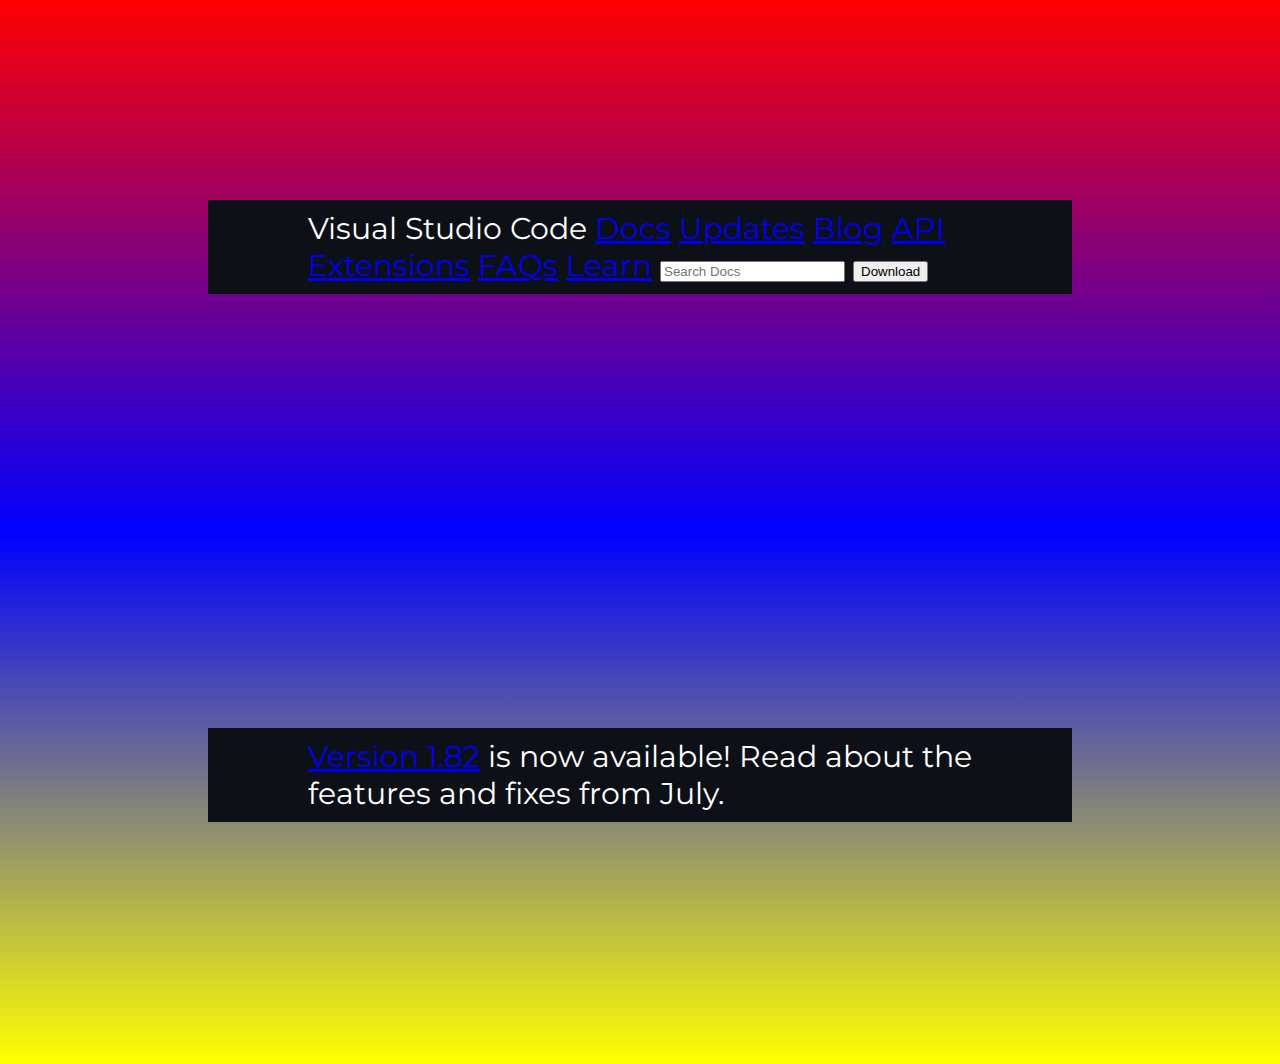
<file: week2/index.html>
<html>

    <title>My web Page</title> 
    <link href="./index.css" rel="stylesheet" />  
    <link href="https://fonts.googleapis.com/css2?family=Montserrat:ital,wght@0,100..900;1,100..900&family=National+Park:wght@200..800&family=Plus+Jakarta+Sans:ital,wght@0,200..800;1,200..800&display=swap"rel="stylesheet" />
  </html>

  <body> 
    <div class="topbar">
      <span>Visual Studio Code</span> 
      <a href="/">Docs</a>
      <a href="/">Updates</a>
      <a href="/">Blog</a>
      <a href="/">API</a>
      <a href="/">Extensions</a>
      <a href="/">FAQs</a>
      <a href="/">Learn</a>

      <input type="text" placeholder="Search Docs">
      <button>Download</button>
    </div>
    <br>

    <div class="topbar">
      <a href="/">Version 1.82</a> is now available! Read about the features and fixes from July. 
    </div>
    
    <br>
  </body>
</file>
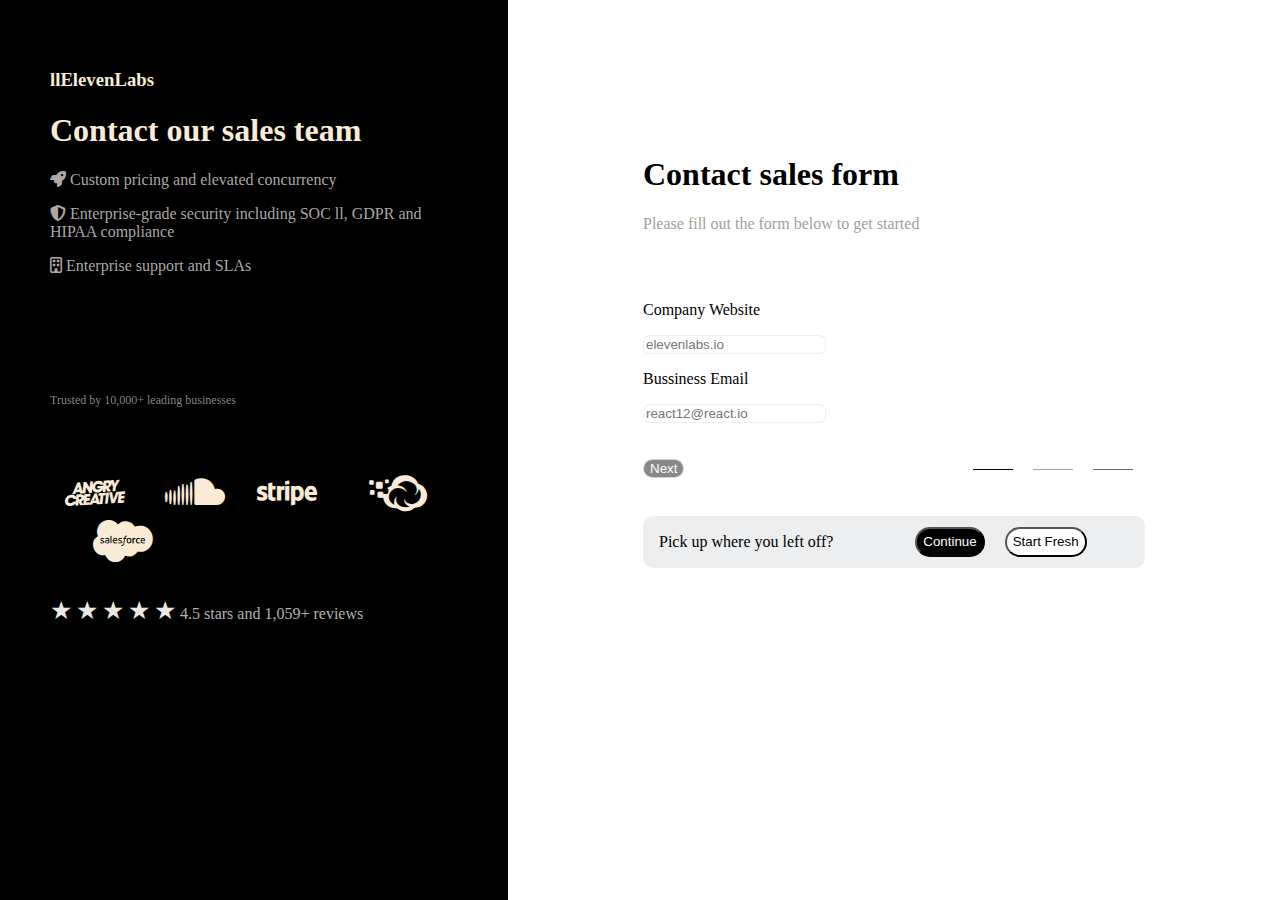
<file: week2/assignment2/index.html>
<html>
  <head>
    <link href="https://cdnjs.cloudflare.com/ajax/libs/font-awesome/6.5.1/css/all.min.css" rel="stylesheet">
  </head> 
  <body style="margin: 0px; padding: 0px;">  

    <!-- ------- common masor div -----------  -->
    <div style="min-height: 100vh; background-color: red; display: flex;">

    <!-- --------- first part  -->
    
    <div style="background-color: black; color: antiquewhite; flex: 2; padding: 50px;">
      <h3>llElevenLabs</h3>

      <h1>Contact our sales team</h1> 
      <p style="color: rgba(191, 186, 186, 0.922);"><i class="fa-solid fa-rocket">&nbsp;</i>Custom pricing and elevated concurrency</p>  
      <p style="color: rgba(191, 186, 186, 0.922);"><i class="fa-solid fa-shield-halved">&nbsp;</i>Enterprise-grade security including SOC ll, GDPR
      and HIPAA compliance</p>
      <p style="color: rgba(191, 186, 186, 0.922);"><i class="fa-regular fa-building">&nbsp; </i>Enterprise support and SLAs </p> <br> <br><br><br><br>

      <p style="font-size: 12px; color: rgba(154, 158, 157, 0.871);">Trusted by 10,000+ leading businesses</p> <br> 

      <p style="padding: 15px;"><i class="fa-brands fa-angrycreative fa-3x"></i>&nbsp;&nbsp;&nbsp;&nbsp;&nbsp;&nbsp;&nbsp;&nbsp;&nbsp; <i class="fa-brands fa-soundcloud fa-3x"></i>&nbsp; &nbsp;&nbsp;&nbsp; &nbsp;&nbsp;<i class="fa-brands fa-stripe fa-3x"></i>&nbsp;&nbsp; &nbsp;&nbsp; &nbsp;&nbsp; &nbsp;&nbsp; &nbsp;<i class="fa-brands fa-cloudversify fa-3x"></i>&nbsp; &nbsp; &nbsp; &nbsp; &nbsp; &nbsp;<i class="fa-brands fa-salesforce fa-3x"></i></p>

      <p style="color: rgb(180, 178, 175);"><span style="font-size:25px; color:rgb(235, 233, 225);">&#9733;</span>
          <span style="font-size:25px; color:rgb(235, 233, 225);">&#9733;</span>
            <span style="font-size:25px; color:rgb(235, 233, 225);">&#9733;</span>
              <span style="font-size:25px; color:rgb(235, 233, 225);">&#9733;</span>
                <span style="font-size:25px; color:rgb(235, 233, 225);">&#9733;</span>
                4.5 stars and 1,059+ reviews</p>
    </div>   

    <!-- ----------------- second part ----------------  -->

    <div style="background-color: white; flex: 2; padding: 135px;">
      <h1>Contact sales form</h1>
      <p style="color: rgb(159, 159, 154);">Please fill out the form below to get started</p><br><br>
      <p>Company Website</p> 
      <input type="text" placeholder="elevenlabs.io" style="border-radius: 7px; border: 1px solid rgba(228, 234, 236, 0.786);"><br> 
      <p>Bussiness Email</p> 
      <input type="password" placeholder="react12@react.io" style="border-radius: 7px; border: 1px solid rgba(228, 234, 236, 0.786);"><br><br><br>
           
      <div style="width: 500px; display: flex; justify-content: space-between;">
        <div>
          <button style="border-radius: 10px; border: 1px solid rgba(228, 234, 236, 0.786); background-color: rgba(109, 107, 105, 0.803); color: white;">Next</button>
        </div> 
        <div style="display: flex">
          <div style="height: 1px; width: 40px; background-color: black; margin: 10px;"></div> 
          <div style="height: 1px; width: 40px; background-color: rgb(169, 163, 163); margin: 10px;"></div> 
          <div style="height: 1px; width: 40px; background-color: rgb(110, 107, 107); margin: 10px;"></div>
        </div>
      </div>  <br><br>

       <div style=" background-color: rgba(176, 180, 186, 0.229); display: flex; border-radius: 10px; border: 1px solid rgba(242, 239, 235, 0.838); width: 500px;">
        <p style="margin-left: 15px;">Pick up where you left off? </p> &nbsp;&nbsp;&nbsp;&nbsp;&nbsp;&nbsp;&nbsp;&nbsp;&nbsp;&nbsp;&nbsp;&nbsp;&nbsp;&nbsp;&nbsp;&nbsp;&nbsp;&nbsp;
        <button style="margin: 10px; border-radius: 15px; background-color: black; color: white;">Continue</button>
        <button style="margin: 10px; border-radius: 15px; background-color: white;">Start Fresh</button>
      </div>


    </div>


 
    </div>
  </body>
</html>
</file>
<file: week2/index.css>
body {
  background: linear-gradient(red, blue, yellow); 
  color: white; 
  font-size: 30px;
  
  } 

.topbar { 
  font-family: 'Montserrat' ;
  background-color: #0d1117;
  padding: 10px 100px;
  margin: 200px;
}
</file>
